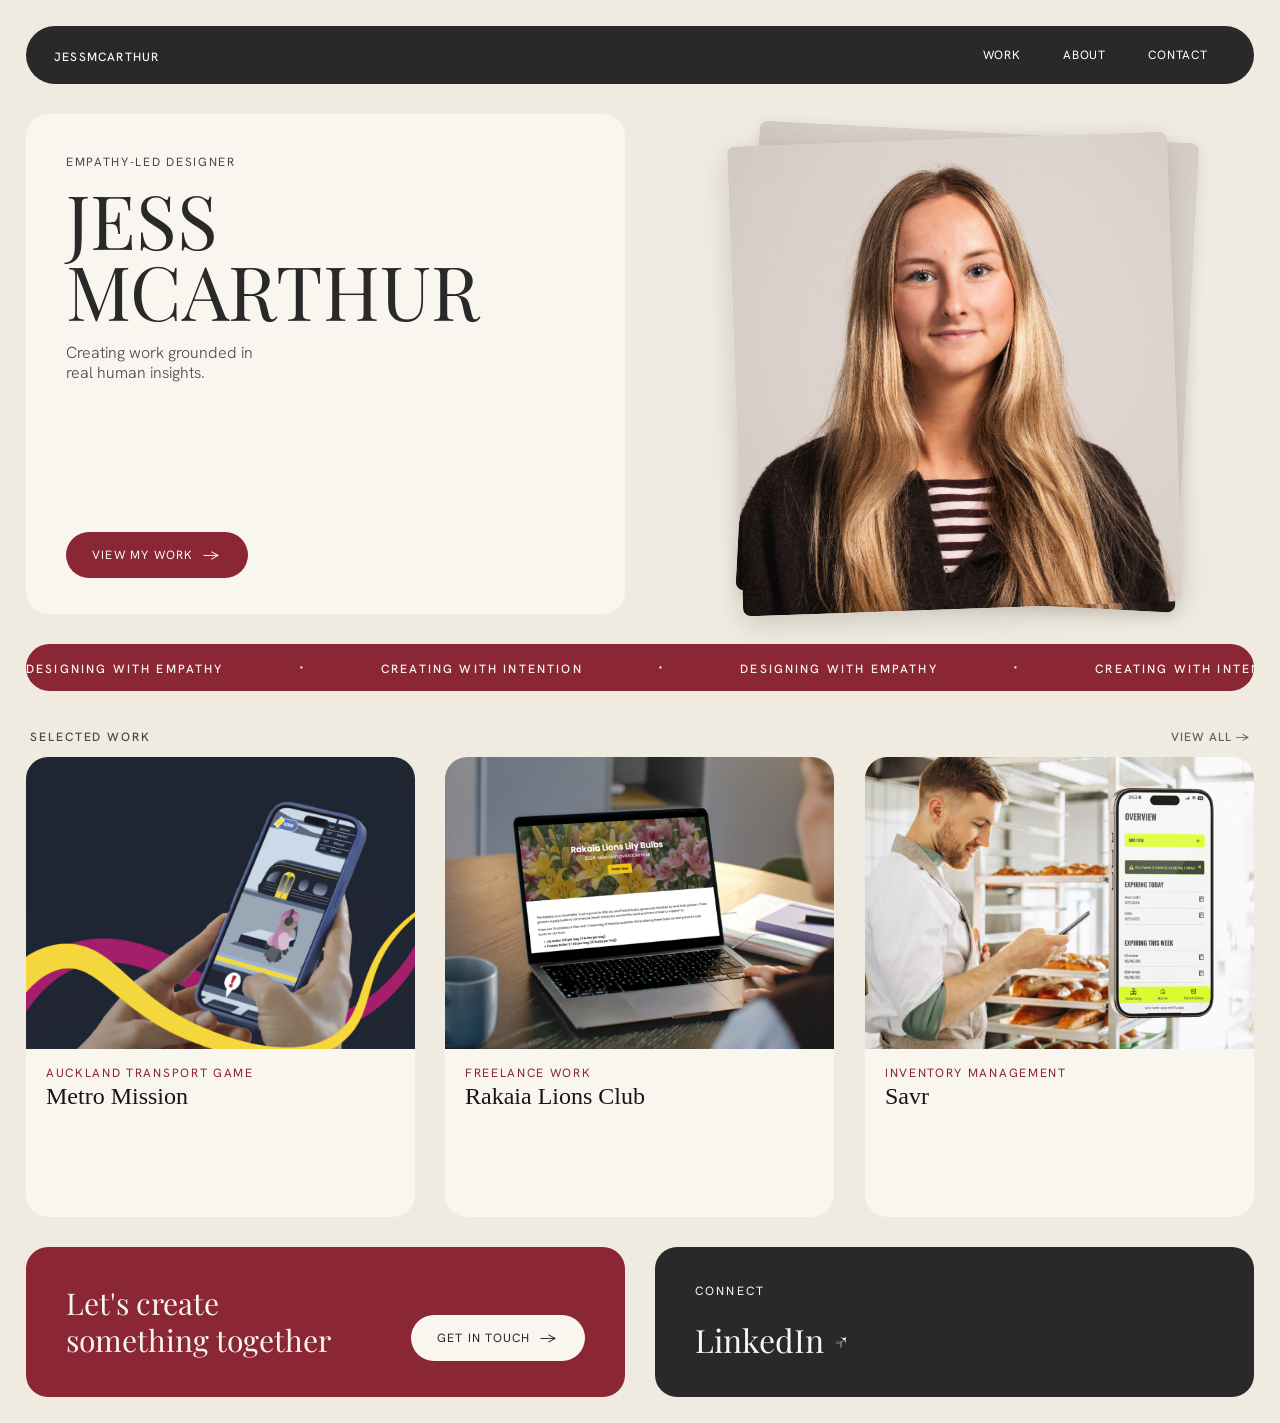
<file: index.html>
<!DOCTYPE html>
<html lang="en">

<head>
  <meta charset="UTF-8" />
  <meta name="viewport" content="width=device-width, initial-scale=1.0" />
  <title>Jess McArthur</title>
  <link rel="icon" type="image/png" href="assets/favicon.png">
  <link rel="preconnect" href="https://fonts.googleapis.com">
  <link rel="preconnect" href="https://fonts.gstatic.com" crossorigin>
  <link
    href="https://fonts.googleapis.com/css2?family=Hanken+Grotesk:ital,wght@0,100..900;1,100..900&family=Playfair+Display:ital,wght@0,400..900;1,400..900&display=swap"
    rel="stylesheet">
  <link rel="stylesheet" href="style.css" />
</head>

<body>

  <nav>
    <div class="nav-logo"><a href="index.html">JESSMCARTHUR</a></div>
    <div class="nav-links">
      <a href="work.html">Work</a>
      <a href="about.html">About</a>
      <a href="contact.html">Contact</a>
    </div>
  </nav>

  <!-- HERO -->
  <div class="bento" style="margin-bottom: var(--gap);">

    <div class="hero-text col-1">
      <div>
        <div class="hero-tag">Empathy-led designer</div>
        <h1 class="hero-name">JESS<br>MCARTHUR</h1>
        <p class="hero-sub">Creating work grounded in real human insights.</p>
      </div>
      <a href="work.html" class="btn">View my work <span class="btn-arrow">→</span></a>
    </div>

    <div class="hero-photo col-1">
      <div class="photo-stack">
        <div class="photo-card back">
          <img src="assets/profile2.JPG" alt="Jess McArthur" />
        </div>
        <div class="photo-card front">
          <img src="assets/profile.JPG" alt="Jess McArthur" />
        </div>
      </div>
    </div>

  </div>

  <!-- TICKER -->
  <div class="ticker col-2" style="margin-bottom: var(--gap);">
    <div class="ticker-track">
      <span>Designing with empathy <span class="tdot">·</span> Creating with intention <span class="tdot">·</span>
        Designing with empathy <span class="tdot">·</span> Creating with intention <span class="tdot">·</span></span>
      <span>Designing with empathy <span class="tdot">·</span> Creating with intention <span class="tdot">·</span>
        Designing with empathy <span class="tdot">·</span> Creating with intention <span class="tdot">·</span></span>
    </div>
  </div>

  <!-- WORK HEADER -->
  <div class="work-header" style="margin-bottom: 8px;">
    <span class="work-title">Selected work</span>
    <a href="work.html" class="view-all">View all →</a>
  </div>

  <!-- PROJECT CARDS -->
  <div class="projects-grid" style="margin-bottom: var(--gap);">

    <a href="metro.html" class="proj-card">
      <div class="proj-img">
        <img src="assets/metro.png" alt="Metro Mission" />
      </div>
      <div class="proj-body">
        <div class="proj-cat">Auckland Transport Game</div>
        <div class="proj-name">Metro Mission</div>
      </div>
    </a>

    <a href="lions.html" class="proj-card">
      <div class="proj-img">
        <img src="assets/lions.png" alt="Rakaia Lions Club" />
      </div>
      <div class="proj-body">
        <div class="proj-cat">Freelance work</div>
        <div class="proj-name">Rakaia Lions Club</div>
      </div>
    </a>

    <a href="savr.html" class="proj-card">
      <div class="proj-img">
        <img src="assets/savr.png" alt="Savr" />
      </div>
      <div class="proj-body">
        <div class="proj-cat">Inventory Management</div>
        <div class="proj-name">Savr</div>
      </div>
    </a>

  </div>

  <!-- BOTTOM ROW -->
  <div class="bottom-grid">

    <div class="cta-box">
      <div class="cta-text">Let's create<br>something together</div>
      <a href="contact.html" class="btn btn-outline">Get in touch <span class="btn-arrow">→</span></a>
    </div>

    <div class="connect-box">
      <div class="connect-label">Connect</div>
      <a href="https://www.linkedin.com/in/jess-mcarthur-79a7a12aa" target="_blank" class="connect-link">
        LinkedIn <span class="arrow">↗</span>
      </a>
    </div>

  </div>

  <script src="script.js"></script>
</body>

</html>
</file>
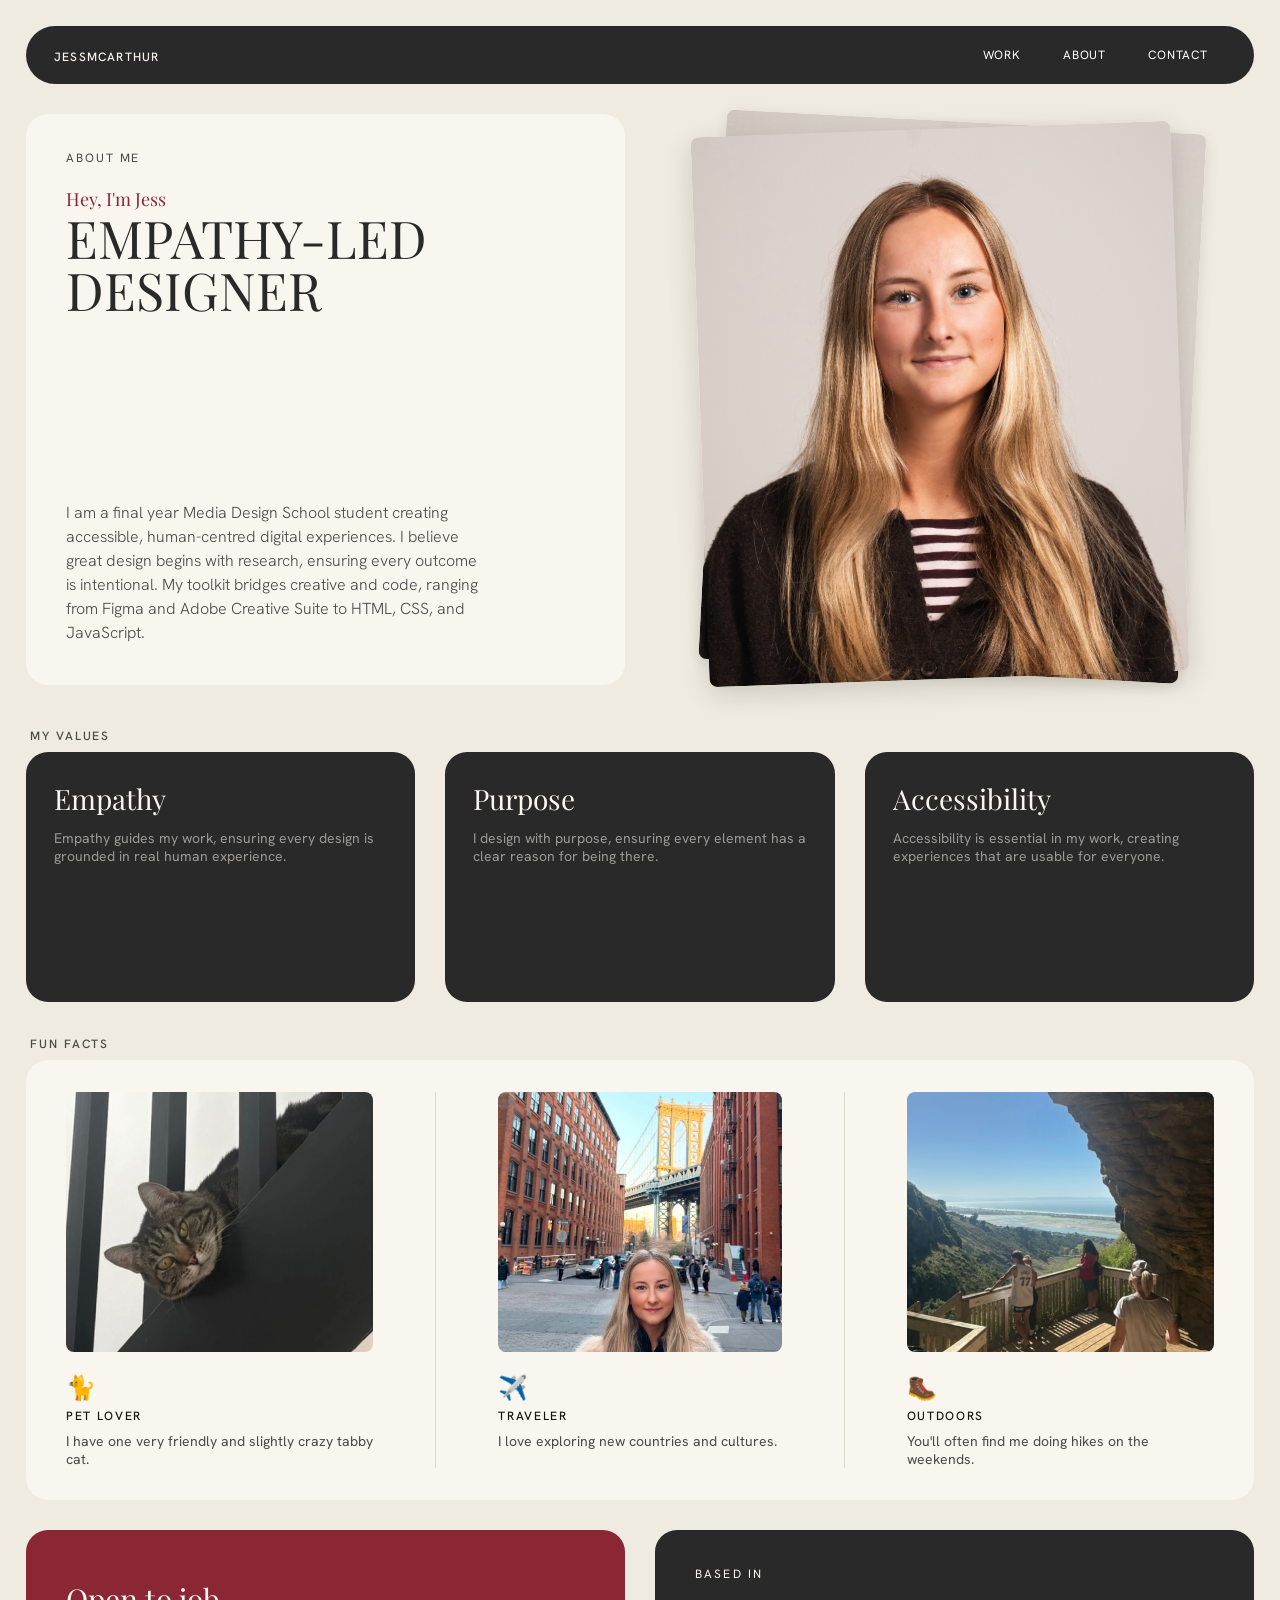
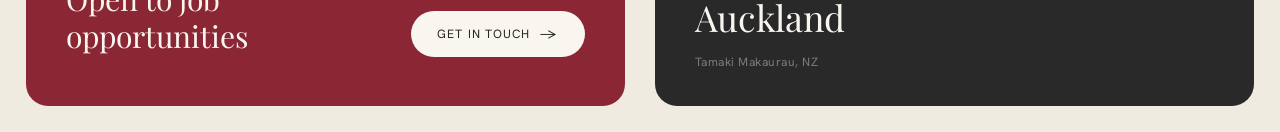
<file: about.html>
<!DOCTYPE html>
<html lang="en">

<head>
    <meta charset="UTF-8" />
    <meta name="viewport" content="width=device-width, initial-scale=1.0" />
    <link rel="icon" type="image/png" href="assets/favicon.png">
    <title>About — Jess McArthur</title>
    <link rel="preconnect" href="https://fonts.googleapis.com">
    <link rel="preconnect" href="https://fonts.gstatic.com" crossorigin>
    <link
        href="https://fonts.googleapis.com/css2?family=Hanken+Grotesk:ital,wght@0,100..900;1,100..900&family=Playfair+Display:ital,wght@0,400..900;1,400..900&display=swap"
        rel="stylesheet">
    <link href="https://fonts.googleapis.com/css2?family=Pinyon+Script&display=swap" rel="stylesheet">
    <link rel="stylesheet" href="style.css" />
</head>

<body>

    <!-- NAV -->
    <nav>
        <div class="nav-logo"><a href="index.html">JESSMCARTHUR</a></div>
        <div class="nav-links">
            <a href="work.html">Work</a>
            <a href="about.html" class="active">About</a>
            <a href="contact.html">Contact</a>
        </div>
    </nav>

    <!-- HERO: Bio + Photo -->
    <div class="bento bento--about" style="margin-bottom: var(--gap);">

        <div class="about-bio-card col-1">
            <div class="about-tag">About me</div>
            <div class="about-script">Hey, I'm Jess</div>
            <h1 class="about-heading">EMPATHY-LED<br>DESIGNER</h1>
            <p class="about-body">I am a final year Media Design School student creating accessible, human-centred
                digital experiences. I believe great design begins with research, ensuring every outcome is intentional.
                My toolkit bridges creative and code, ranging from Figma and Adobe Creative Suite to HTML, CSS, and
                JavaScript.</p>
        </div>

        <div class="about-photo-card col-1">
            <div class="photo-stack photo-stack--about">
                <div class="photo-card back">
                    <img src="assets/profile2.JPG" alt="Jess McArthur" />
                </div>
                <div class="photo-card front">
                    <img src="assets/profile.JPG" alt="Jess McArthur" />
                </div>
            </div>
        </div>

    </div>

    <!-- MY VALUES -->
    <div class="section-label">My values</div>
    <div class="values-grid" style="margin-bottom: var(--gap);">

        <div class="value-card">
            <div class="value-name">Empathy</div>
            <p class="value-desc">Empathy guides my work, ensuring every design is grounded in real human experience.
            </p>
        </div>

        <div class="value-card">
            <div class="value-name">Purpose</div>
            <p class="value-desc">I design with purpose, ensuring every element has a clear reason for being there.</p>
        </div>

        <div class="value-card">
            <div class="value-name">Accessibility</div>
            <p class="value-desc">Accessibility is essential in my work, creating experiences that are usable for
                everyone.</p>
        </div>

    </div>

    <!-- FUN FACTS -->
    <div class="section-label">Fun facts</div>
    <div class="facts-card" style="margin-bottom: var(--gap);">

        <div class="fact-item">
            <div class="fact-photo-wrap">
                <img src="assets/cat.jpeg" alt="Tabby cat" class="fact-photo" />
            </div>
            <div class="fact-emoji">🐈</div>
            <div class="fact-title">Pet lover</div>
            <p class="fact-desc">I have one very friendly and slightly crazy tabby cat.</p>
        </div>

        <div class="fact-divider"></div>

        <div class="fact-item">
            <div class="fact-photo-wrap">
                <img src="assets/travel.jpeg" alt="Travel" class="fact-photo" />
            </div>
            <div class="fact-emoji">✈️</div>
            <div class="fact-title">Traveler</div>
            <p class="fact-desc">I love exploring new countries and cultures.</p>
        </div>

        <div class="fact-divider"></div>

        <div class="fact-item">
            <div class="fact-photo-wrap">
                <img src="assets/walk.jpeg" alt="Hiking" class="fact-photo" />
            </div>
            <div class="fact-emoji">🥾</div>
            <div class="fact-title">Outdoors</div>
            <p class="fact-desc">You'll often find me doing hikes on the weekends.</p>
        </div>

    </div>

    <!-- BOTTOM ROW -->
    <div class="bottom-grid">

        <div class="cta-box">
            <div class="cta-text">Open to job<br>opportunities</div>
            <a href="contact.html" class="btn btn-outline">Get in touch <span class="btn-arrow">→</span></a>
        </div>

        <div class="connect-box">
            <div class="connect-label">Based in</div>
            <div class="location-name">Auckland</div>
            <div class="location-sub">Tamaki Makaurau, NZ</div>
        </div>

    </div>

    <script src="script.js"></script>
</body>

</html>
</file>
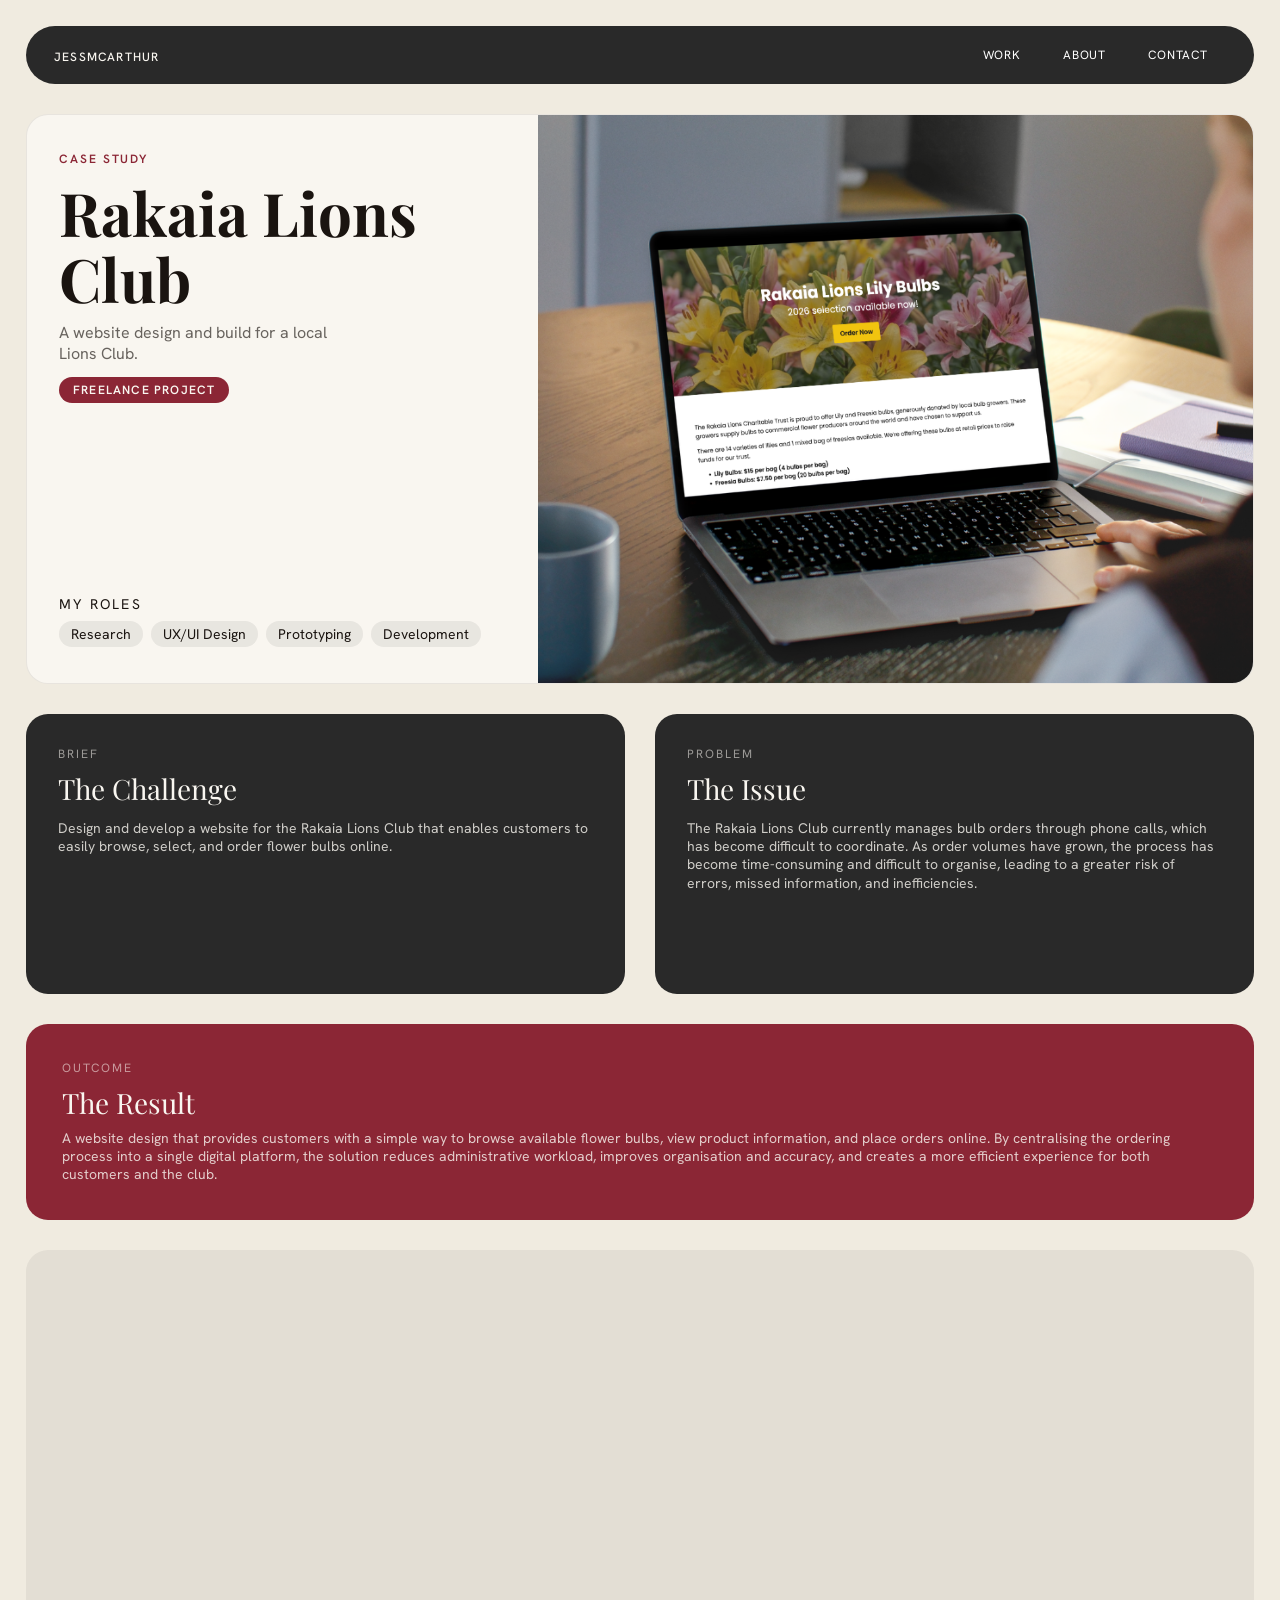
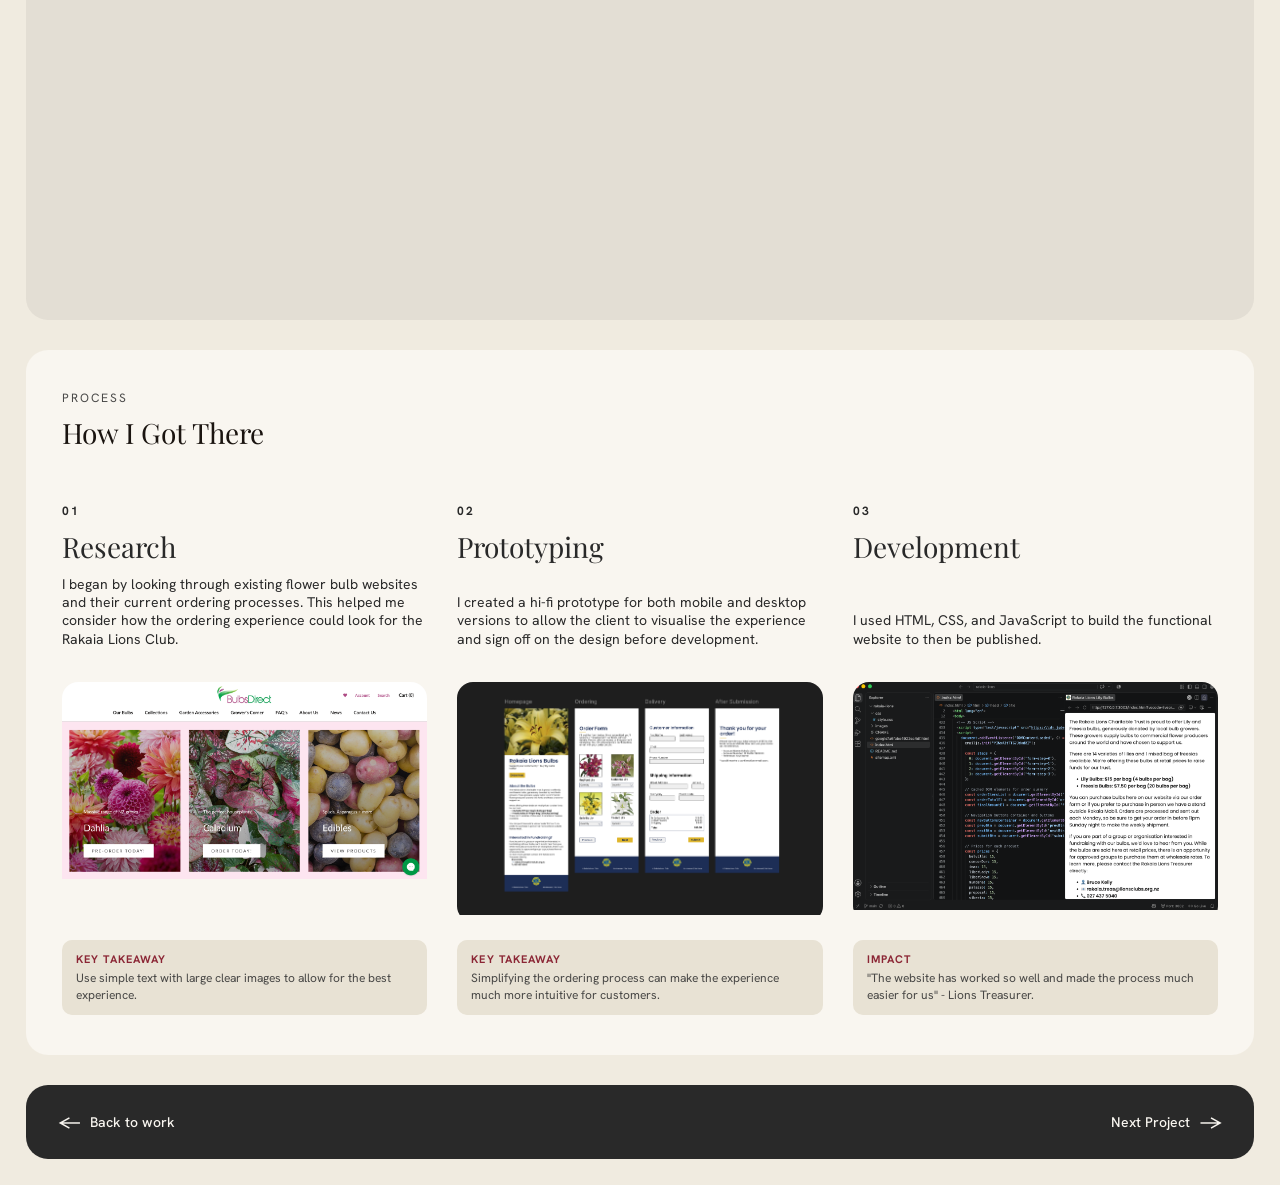
<file: lions.html>
<!DOCTYPE html>
<html lang="en">

<head>
    <meta charset="UTF-8" />
    <meta name="viewport" content="width=device-width, initial-scale=1.0" />
    <link rel="icon" type="image/png" href="assets/favicon.png">
    <title>Rakaia Lions Club — Jess McArthur</title>
    <link rel="preconnect" href="https://fonts.googleapis.com">
    <link rel="preconnect" href="https://fonts.gstatic.com" crossorigin>
    <link
        href="https://fonts.googleapis.com/css2?family=Hanken+Grotesk:ital,wght@0,100..900;1,100..900&family=Playfair+Display:ital,wght@0,400..900;1,400..900&display=swap"
        rel="stylesheet">
    <link rel="stylesheet" href="style.css" />
</head>

<body>

    <!-- NAV -->
    <nav>
        <div class="nav-logo"><a href="index.html">JESSMCARTHUR</a></div>
        <div class="nav-links">
            <a href="work.html">Work</a>
            <a href="about.html">About</a>
            <a href="contact.html">Contact</a>
        </div>
    </nav>

    <!-- ── HERO ── -->
    <div class="cs-hero">
        <div class="cs-hero-left">
            <div class="cs-tag">Case Study</div>
            <h1 class="cs-title">Rakaia Lions Club</h1>
            <p class="cs-subtitle">A website design and build for a local Lions Club.</p>
            <span class="cs-badge">Freelance Project</span>

            <div class="cs-role">
                <div class="cs-role-label">My Roles</div>
                <ul class="cs-role-list">
                    <li>Research</li>
                    <li>UX/UI Design</li>
                    <li>Prototyping</li>
                    <li>Development</li>
                </ul>
            </div>
        </div>

        <div class="cs-hero-right">
            <img src="assets/lions.png" alt="Rakaia Lions Club hero" />
        </div>
    </div>

    <!-- ── BRIEF + PROBLEM ── -->
    <div class="cs-two-col">
        <div class="cs-card cs-card--light">
            <div class="cs-section-label">Brief</div>
            <h2 class="cs-card-heading">The Challenge</h2>
            <p class="cs-card-body">Design and develop a website for the Rakaia Lions Club that enables customers to
                easily browse, select, and order flower bulbs online.</p>
        </div>

        <div class="cs-card cs-card--light">
            <div class="cs-section-label">Problem</div>
            <h2 class="cs-card-heading">The Issue</h2>
            <p class="cs-card-body">The Rakaia Lions Club currently manages bulb orders through phone calls, which has
                become difficult to coordinate. As order volumes have grown, the process has become
                time-consuming and difficult to organise, leading to a greater risk of errors, missed information, and
                inefficiencies.</p>
        </div>
    </div>

    <!-- ── OUTCOME ── -->
    <div class="cs-outcome-section">
        <div class="cs-outcome-header cs-card--red">
            <div class="cs-section-label">Outcome</div>
            <h2 class="cs-card-heading">The Result</h2>
            <p class="cs-card-body">A website design that provides customers with a simple way to browse available
                flower bulbs, view product information, and place orders online. By centralising the ordering process
                into a single digital platform, the solution reduces administrative workload, improves organisation and
                accuracy, and creates a more efficient experience for both customers and the club.</p>
        </div>

        <div class="cs-outcome-images-grid">
            <div class="cs-outcome-img cs-outcome-img--app1">
                <video src="assets/lions-outcome.mp4" autoplay muted loop playsinline></video>
            </div>
        </div>
    </div>

    <!-- ── PROCESS ── -->
    <div class="cs-process-section">
        <div class="cs-process-header">
            <div class="cs-section-label">Process</div>
            <h2 class="cs-card-heading">How I Got There</h2>
        </div>

        <div class="cs-process-grid">

            <div class="cs-process-card">
                <div class="cs-step-num">01</div>
                <h3 class="cs-step-title">Research</h3>
                <p class="cs-step-body">I began by looking through existing flower bulb websites and
                    their current ordering processes. This helped me consider how the ordering experience could look for the Rakaia Lions Club.</p>
                <div class="cs-step-img--survey-wrap">
                    <img src="assets/lions-research.png" alt="Research" />
                </div>
                <div class="cs-step-callout">
                    <div class="cs-step-callout-label">Key Takeaway</div>
                    <p>Use simple text with large clear images to allow for the best experience.</p>
                </div>
            </div>

            <div class="cs-process-card">
                <div class="cs-step-num">02</div>
                <h3 class="cs-step-title">Prototyping</h3>
                <p class="cs-step-body">I created a hi-fi prototype for both mobile and desktop versions to allow the client to visualise the experience and
                    sign off on the design before development.
                <div class="cs-step-img--audience">
                    <img src="assets/lions-prototype.png" alt="Prototype" />
                </div>
                <div class="cs-step-callout">
                    <div class="cs-step-callout-label">Key Takeaway</div>
                    <p>Simplifying the ordering process can make the experience much more intuitive for customers.</p>
                </div>
            </div>

            <div class="cs-process-card">
                <div class="cs-step-num">03</div>
                <h3 class="cs-step-title">Development</h3>
                <p class="cs-step-body">I used HTML, CSS, and JavaScript to build the functional website to then be published.</p>
                <div class="cs-step-img--ideation">
                    <img src="assets/lions-development.png" alt="Coding" />
                </div>
                <div class="cs-step-callout">
                    <div class="cs-step-callout-label">Impact</div>
                    <p>"The website has worked so well and made the process much easier for us" - Lions Treasurer.</p>
                </div>
            </div>
        </div>
    </div>

    <!-- ── BOTTOM NAV ── -->
    <div class="cs-nav-bottom">
        <a href="work.html" class="cs-nav-link">
            <span class="cs-nav-arrow">←</span>
            <span>Back to work</span>
        </a>
        <a href="savr.html" class="cs-nav-link">
            <span>Next Project</span>
            <span class="cs-nav-arrow">→</span>
        </a>
    </div>

</body>

</html>
</file>
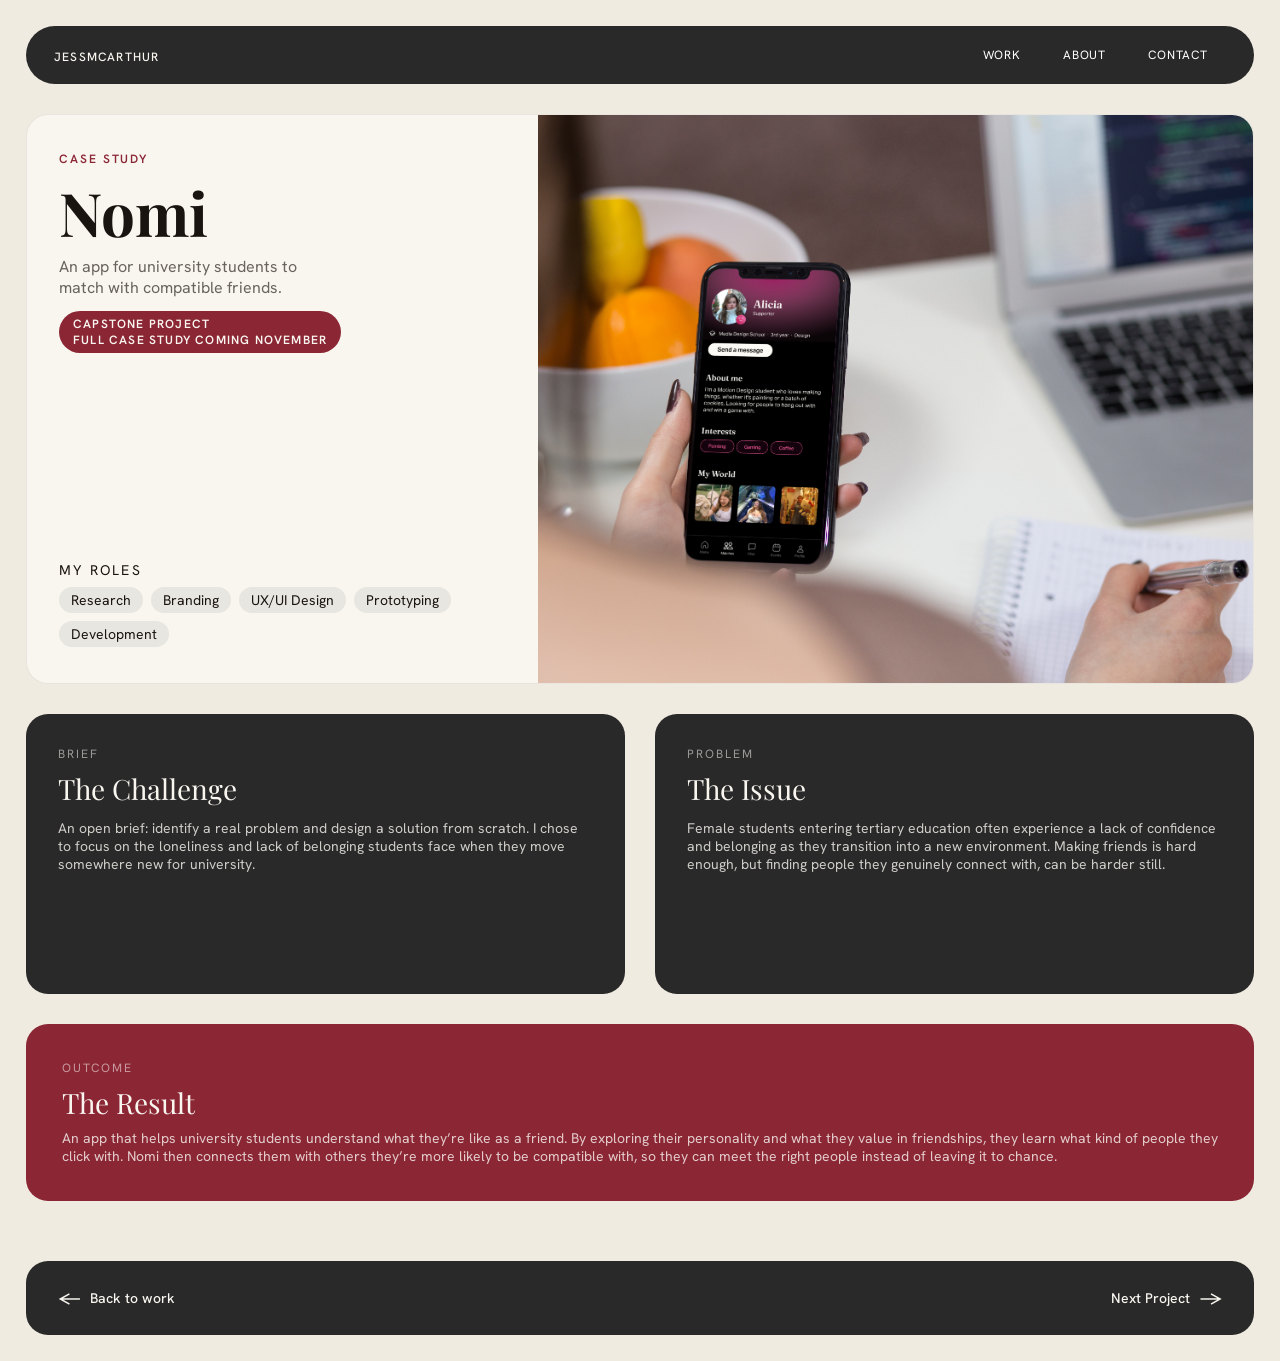
<file: nomi.html>
<!DOCTYPE html>
<html lang="en">

<head>
    <meta charset="UTF-8" />
    <meta name="viewport" content="width=device-width, initial-scale=1.0" />
    <link rel="icon" type="image/png" href="assets/favicon.png">
    <title>Nomi — Jess McArthur</title>
    <link rel="preconnect" href="https://fonts.googleapis.com">
    <link rel="preconnect" href="https://fonts.gstatic.com" crossorigin>
    <link
        href="https://fonts.googleapis.com/css2?family=Hanken+Grotesk:ital,wght@0,100..900;1,100..900&family=Playfair+Display:ital,wght@0,400..900;1,400..900&display=swap"
        rel="stylesheet">
    <link rel="stylesheet" href="style.css" />
</head>

<body>

    <!-- NAV -->
    <nav>
        <div class="nav-logo"><a href="index.html">JESSMCARTHUR</a></div>
        <div class="nav-links">
            <a href="work.html">Work</a>
            <a href="about.html">About</a>
            <a href="contact.html">Contact</a>
        </div>
    </nav>

    <!-- ── HERO ── -->
    <div class="cs-hero">
        <div class="cs-hero-left">
            <div class="cs-tag">Case Study</div>
            <h1 class="cs-title">Nomi</h1>
            <p class="cs-subtitle">An app for university students to match with compatible friends.</p>
            <span class="cs-badge">Capstone Project <br> FULL CASE STUDY COMING November</span>

            <div class="cs-role">
                <div class="cs-role-label">My Roles</div>
                <ul class="cs-role-list">
                    <li>Research</li>
                    <li>Branding</li>
                    <li>UX/UI Design</li>
                    <li>Prototyping</li>
                    <li>Development</li>
                </ul>
            </div>
        </div>

        <div class="cs-hero-right">
            <img src="assets/nomi.png" alt="Nomi hero" />
        </div>
    </div>

    <!-- ── BRIEF + PROBLEM ── -->
    <div class="cs-two-col">
        <div class="cs-card cs-card--light">
            <div class="cs-section-label">Brief</div>
            <h2 class="cs-card-heading">The Challenge</h2>
            <p class="cs-card-body">An open brief: identify a real problem and design a solution from scratch. I chose
                to focus on the loneliness and lack of belonging students face when they move somewhere new for
                university.
            </p>
        </div>

        <div class="cs-card cs-card--light">
            <div class="cs-section-label">Problem</div>
            <h2 class="cs-card-heading">The Issue</h2>
            <p class="cs-card-body">Female students entering tertiary education often experience a lack of confidence
                and belonging as they transition into a new environment. Making friends is hard enough, but finding
                people they genuinely connect with, can be harder still.</p>
        </div>
    </div>

    <!-- ── OUTCOME ── -->
    <div class="cs-outcome-section">
        <div class="cs-outcome-header cs-card--red">
            <div class="cs-section-label">Outcome</div>
            <h2 class="cs-card-heading">The Result</h2>
            <p class="cs-card-body">An app that helps university students understand what
                they’re like as a friend. By exploring their personality and what they value in friendships, they
                learn what kind of people they click with. Nomi then connects them with others they’re more likely to be
                compatible with, so they can meet the right people instead of leaving it to chance.</p>
        </div>


        <!-- ── BOTTOM NAV ── -->
        <div class="cs-nav-bottom">
            <a href="work.html" class="cs-nav-link">
                <span class="cs-nav-arrow">←</span>
                <span>Back to work</span>
            </a>
            <a href="metro.html" class="cs-nav-link">
                <span>Next Project</span>
                <span class="cs-nav-arrow">→</span>
            </a>
        </div>

</body>

</html>
</file>
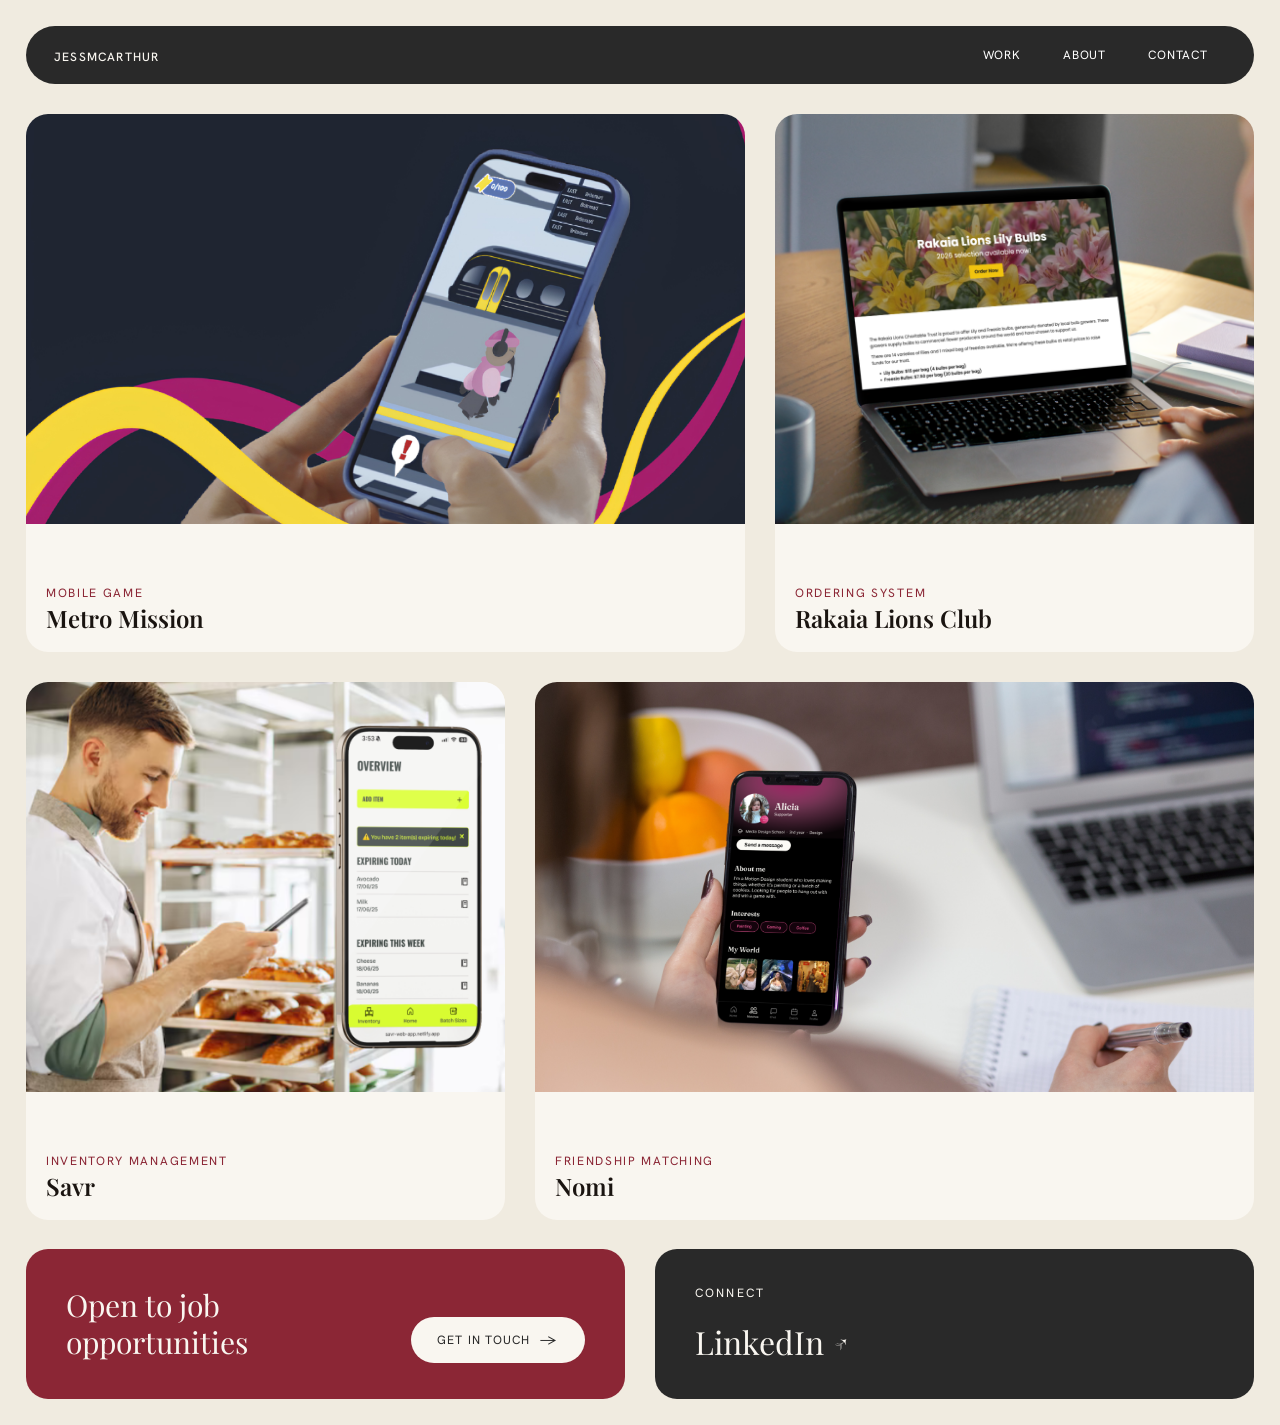
<file: work.html>
<!DOCTYPE html>
<html lang="en">

<head>
  <meta charset="UTF-8" />
  <meta name="viewport" content="width=device-width, initial-scale=1.0" />
  <link rel="icon" type="image/png" href="assets/favicon.png">
  <title>Work — Jess McArthur</title>
  <link rel="preconnect" href="https://fonts.googleapis.com">
  <link rel="preconnect" href="https://fonts.gstatic.com" crossorigin>
  <link
    href="https://fonts.googleapis.com/css2?family=Hanken+Grotesk:ital,wght@0,100..900;1,100..900&family=Playfair+Display:ital,wght@0,400..900;1,400..900&display=swap"
    rel="stylesheet">
  <link rel="stylesheet" href="style.css" />
</head>

<body>

  <!-- NAV -->
  <nav>
    <div class="nav-logo"><a href="index.html">JESSMCARTHUR</a></div>
    <div class="nav-links">
      <a href="work.html">Work</a>
      <a href="about.html">About</a>
      <a href="contact.html">Contact</a>
    </div>
  </nav>

  <!-- WORK GRID -->
  <div class="work-grid work-grid--row1">
    <a href="metro.html" class="work-card">
      <div class="work-card__img">
        <img src="assets/metro.png" alt="Metro Mission" />
      </div>
      <div class="work-card__body">
        <div class="work-card__cat">Mobile Game</div>
        <div class="work-card__name">Metro Mission</div>
      </div>
    </a>

    <a href="lions.html" class="work-card">
      <div class="work-card__img">
        <img src="assets/lions.png" alt="Rakaia Lions Club" />
      </div>
      <div class="work-card__body">
        <div class="work-card__cat">Ordering System</div>
        <div class="work-card__name">Rakaia Lions Club</div>
      </div>
    </a>
  </div>

  <div class="work-grid work-grid--row2">
    <a href="savr.html" class="work-card">
      <div class="work-card__img">
        <img src="assets/savr.png" alt="Savr" />
      </div>
      <div class="work-card__body">
        <div class="work-card__cat">Inventory Management</div>
        <div class="work-card__name">Savr</div>
      </div>
    </a>

    <a href="nomi.html" class="work-card">
      <div class="work-card__img">
        <img src="assets/nomi.png" alt="Nomi" />
      </div>
      <div class="work-card__body">
        <div class="work-card__cat">Friendship Matching</div>
        <div class="work-card__name">Nomi</div>
      </div>
    </a>
  </div>

  <!-- BOTTOM ROW -->
  <div class="bottom-grid">

    <div class="cta-box">
      <div class="cta-text">Open to job<br>opportunities</div>
      <a href="contact.html" class="btn btn-outline">Get in touch <span class="btn-arrow">→</span></a>
    </div>

    <div class="connect-box">
      <div class="connect-label">Connect</div>
      <a href="https://www.linkedin.com/in/jess-mcarthur-79a7a12aa" target="_blank" class="connect-link">
        LinkedIn <span class="arrow">↗</span>
      </a>
    </div>

  </div>

</body>

</html>
</file>
<file: style.css>
/* ── RESET & BASE ── */
*,
*::before,
*::after {
  box-sizing: border-box;
  margin: 0;
  padding: 0;
  -webkit-font-smoothing: antialiased;
}

.proj-card,
.work-card,
.btn {
  will-change: transform;
}

:root {
  --bg: #f0ebe0;
  --cream: #e8e2d4;
  --cream-mid: #ddd8cc;
  --white: #f9f6f0;
  --off-white: rgb(200, 200, 200);
  --dark: #292929;
  --red: #8b2635;
  --text: #1a1410;
  --muted: rgba(51, 51, 51, 0.885);
  --radius-pill: 40px;
  --radius-card: 22px;
  --gap: 30px;
}

html {
  font-size: 16px;
}

body {
  font-family: "Hanken Grotesk", sans-serif;
  background: var(--bg);
  color: var(--text);
  min-height: 100vh;
  padding: 26px;
  justify-content: center;
  align-items: center;
}

/* ── NAV ── */
nav {
  background: var(--dark);
  border-radius: var(--radius-pill);
  padding: 14px 28px;
  display: flex;
  justify-content: space-between;
  align-items: center;
  margin-bottom: var(--gap);
}

.nav-logo a {
  font-size: 12px;
  font-weight: 500;
  letter-spacing: 0.1em;
  text-transform: uppercase;
  color: var(--white);
  text-decoration: none;
}

.nav-links {
  display: flex;
  gap: 6px;
}

.nav-links a {
  font-size: 12px;
  letter-spacing: 0.07em;
  text-transform: uppercase;
  color: rgb(255, 255, 255);
  text-decoration: none;
  padding: 7px 18px;
  transition: background 0.2s, color 0.2s;
}

.nav-links a:hover {
  color: rgb(178, 178, 178);
}

.bento {
  display: grid;
  grid-template-columns: 1fr 1fr;
  gap: var(--gap);
}

.col-2 {
  grid-column: span 2;
}

.col-1 {
  grid-column: span 1;
}

/* ── HERO TEXT ── */
.hero-text {
  background: var(--white);
  border-radius: var(--radius-card);
  padding: 40px 40px 36px;
  display: flex;
  flex-direction: column;
  justify-content: space-between;
  min-height: 500px;
  animation: fadeUp 0.6s ease forwards 0.1s;
  opacity: 0;
}

.hero-tag {
  font-size: 12px;
  letter-spacing: 0.14em;
  text-transform: uppercase;
  color: var(--muted);
  margin-bottom: 14px;
}

.hero-name {
  font-family: "Playfair Display", serif;
  font-size: 75px;
  font-weight: 400;
  line-height: 0.95;
  color: var(--dark);
}

.hero-sub {
  font-size: 16px;
  color: var(--muted);
  font-weight: 300;
  line-height: 1.3;
  max-width: 190px;
  margin-top: 16px;
}

/* ── BUTTON ── */
.btn {
  display: inline-flex;
  align-items: center;
  gap: 10px;
  background: var(--red);
  color: var(--white);
  padding: 13px 26px;
  border-radius: 30px;
  font-size: 12px;
  font-weight: 400;
  letter-spacing: 0.1em;
  text-transform: uppercase;
  text-decoration: none;
  width: fit-content;
  margin-top: 32px;
  transition: opacity 0.2s, transform 0.2s;
}

.btn:hover {
  opacity: 0.85;
  transform: translateX(3px);
}

.btn-arrow {
  font-size: 15px;
}

.btn-outline {
  font-size: 12px;
  background: var(--white);
  color: var(--dark);
}

.btn-outline:hover {
  opacity: 0.85;
  transform: translateX(3px);
}

/* ── HERO PHOTO ── */
.hero-photo {
  background: transparent;
  border-radius: 0;
  display: flex;
  align-items: center;
  justify-content: center;
  min-height: 500px;
  overflow: visible;
  animation: fadeUp 0.6s ease forwards 0.2s;
  opacity: 0;
}

.photo-stack {
  position: relative;
  width: 440px;
  height: 470px;
  transform: rotate(-2deg);
  cursor: pointer;
  margin-top: 20px;
}

.photo-card {
  position: absolute;
  top: 0;
  left: 0;
  width: 100%;
  height: 100%;
  border-radius: 8px;
  overflow: hidden;
  transition: transform 0.5s ease, z-index 0s 0.25s;
}

.photo-card.back {
  transform: rotate(5deg) translate(12px, -8px);
  box-shadow: 0 4px 15px rgba(0, 0, 0, 0.1);
  z-index: 1;
}

.photo-card.back img {
  position: absolute;
  top: 0;
  left: 0;
  width: 100%;
  height: 100%;
  object-fit: cover;
  display: block;
}

.photo-card.front {
  box-shadow: 0 8px 28px rgba(0, 0, 0, 0.15);
  z-index: 2;
}

.photo-card.front img {
  position: absolute;
  top: 0;
  left: 0;
  width: 100%;
  height: 100%;
  object-fit: cover;
  display: block;
}

.photo-card.front.photo-card--behind {
  z-index: 1;
  transform: rotate(5deg) translate(12px, -8px);
}

.photo-card.back.photo-card--front {
  z-index: 2;
  transform: rotate(0deg) translate(0, 0);
}

/* ── TICKER ── */
.ticker {
  background: var(--red);
  border-radius: 50px;
  padding: 13px 0;
  overflow: hidden;
  white-space: nowrap;
  animation: fadeUp 0.5s ease forwards 0.20s;
  opacity: 0;
}

.ticker-track {
  display: flex;
  width: max-content;
  animation: ticker-scroll 30s linear infinite;
  font-size: 12px;
  font-weight: 500;
  letter-spacing: 0.18em;
  text-transform: uppercase;
  color: var(--white);
}

.ticker-track span {
  padding-right: 20px;
  white-space: nowrap;
}

.ticker-track:hover {
  animation-play-state: paused;
}

.tdot {
  margin-right: 50px;
  margin-left: 70px;
  display: inline-block;
  font-weight: 700;
  font-size: 16px;
}

@keyframes ticker-scroll {
  from {
    transform: translateX(0);
  }

  to {
    transform: translateX(-50%);
  }
}

/* ── WORK HEADER ── */
.work-header {
  display: flex;
  align-items: center;
  justify-content: space-between;
  padding: 8px 4px 4px;
  animation: fadeUp 0.5s ease forwards 0.45s;
  opacity: 0;
}

.work-title {
  font-size: 12px;
  font-weight: 500;
  letter-spacing: 0.16em;
  text-transform: uppercase;
  color: var(--muted);
}

.view-all {
  font-size: 12px;
  letter-spacing: 0.08em;
  text-transform: uppercase;
  color: var(--text);
  text-decoration: none;
  display: flex;
  align-items: center;
  gap: 6px;
  font-weight: 500;
  opacity: 0.65;
  transition: opacity 0.2s;
}

.view-all:hover {
  opacity: 1;
}

/* ── PROJECT CARDS ── */
.projects-grid {
  display: grid;
  grid-template-columns: 1fr 1fr 1fr;
  gap: var(--gap);
  animation: fadeUp 0.6s ease forwards 0.5s;
  opacity: 0;
}

.proj-card {
  background: var(--white);
  border-radius: var(--radius-card);
  overflow: hidden;
  text-decoration: none;
  color: var(--text);
  display: block;
  transition: transform 0.25s ease, box-shadow 0.25s ease;
  min-height: 460px;
}

.proj-card:hover {
  transform: translateY(-4px);
  box-shadow: 0 12px 36px rgba(26, 20, 16, 0.1);
}

.proj-img {
  width: 100%;
  aspect-ratio: 4 / 3;
  overflow: hidden;
}

.proj-img img {
  width: 100%;
  height: 100%;
  object-fit: cover;
  display: block;
  transition: transform 0.3s ease;
}

.proj-body {
  padding: 16px 20px 20px;
}

.proj-cat {
  font-size: 12px;
  letter-spacing: 0.14em;
  text-transform: uppercase;
  color: var(--red);
  margin-bottom: 2px;
}

.proj-name {
  font-family: 'Cormorant Garamond', 'Georgia', serif;
  font-size: 24px;
  font-weight: 500;
  color: var(--text);
  line-height: 1.1;
}

/* ── BOTTOM ROW ── */
.bottom-grid {
  display: grid;
  grid-template-columns: 1fr 1fr;
  gap: var(--gap);
  animation: fadeUp 0.6s ease forwards 0.6s;
  opacity: 0;
}

/* CTA BOX */
.cta-box {
  background: var(--red);
  border-radius: var(--radius-card);
  padding: 36px 40px;
  display: flex;
  align-items: center;
  justify-content: space-between;
  gap: 24px;
}

.cta-text {
  font-family: "Playfair Display", serif;
  font-size: 30px;
  font-weight: 400;
  color: var(--white);
  line-height: 1.25;
}

/* CONNECT BOX */
.connect-box {
  background: var(--dark);
  border-radius: var(--radius-card);
  padding: 36px 40px;
  display: flex;
  flex-direction: column;
  justify-content: space-between;
  gap: 12px;
}

.connect-label {
  font-size: 12px;
  letter-spacing: 0.18em;
  text-transform: uppercase;
  color: rgb(249, 246, 240);
}

.connect-link {
  font-family: "Playfair Display", serif;
  font-size: 32px;
  font-weight: 400;
  color: var(--white);
  text-decoration: none;
  display: flex;
  align-items: center;
  gap: 10px;
  transition: opacity 0.2s;
}

.connect-link:hover {
  opacity: 0.7;
}

.connect-link .arrow {
  font-size: 20px;
}

/* ── ANIMATIONS ── */
@keyframes fadeUp {
  from {
    opacity: 0;
    transform: translateY(16px);
  }

  to {
    opacity: 1;
    transform: translateY(0);
  }
}

/* ── RESPONSIVE ── */
@media (max-width: 780px) {
  .bento {
    grid-template-columns: 1fr;
  }

  .col-1,
  .col-2 {
    grid-column: span 1;
  }

  .hero-name {
    font-size: 52px;
  }

  .hero-text {
    min-height: auto;
    padding: 32px;
  }

  .hero-photo {
    min-height: 280px;
  }

  .projects-grid {
    grid-template-columns: 1fr;
  }

  .bottom-grid {
    grid-template-columns: 1fr;
  }

  .cta-box {
    flex-direction: column;
    align-items: flex-start;
  }
}

@media (max-width: 480px) {
  body {
    padding: 10px;
  }

  nav {
    padding: 12px 18px;
  }

  .nav-links a {
    padding: 6px 12px;
    font-size: 10px;
  }

  .hero-name {
    font-size: 42px;
  }

  .cta-text {
    font-size: 24px;
  }
}

/* =============================================
   WORK PAGE
   ============================================= */

.work-grid {
  display: grid;
  grid-template-rows: clamp(420px, 42vw, 640px);
  gap: var(--gap);
  margin-bottom: var(--gap);
}

.work-grid--row1 {
  grid-template-columns: 1.5fr 1fr;
}

.work-grid--row2 {
  grid-template-columns: 1fr 1.5fr;
}

/* ── BASE WORK CARD ── */
.work-card {
  background: var(--white);
  border-radius: var(--radius-card);
  overflow: hidden;
  text-decoration: none;
  color: var(--text);
  display: flex;
  flex-direction: column;
  transition: transform 0.25s ease, box-shadow 0.25s ease;
  opacity: 0;
  animation: fadeUp 0.6s ease forwards;
}

.work-card:hover {
  transform: translateY(-4px);
  box-shadow: 0 12px 36px rgba(26, 20, 16, 0.1);
}

.work-card__img {
  width: 100%;
  flex: 1;
  overflow: hidden;
  min-height: 0;
}

.work-card__img img {
  width: 100%;
  height: 90%;
  object-fit: cover;
  display: block;
  transition: transform 0.35s ease;
}

.work-card:hover .work-card__img img {
  transform: scale(1.03);
}

/* ── IMAGE-ONLY CARD ── */
.work-card--img-only {
  position: relative;
}

.work-card--img-only .work-card__img--full {
  height: 100%;
}

.work-card--img-only .work-card__img--full img {
  height: 100%;
}

.work-card--img-only .work-card__body {
  position: absolute;
  bottom: 0;
  left: 0;
  right: 0;
  background: linear-gradient(to top, rgba(26, 20, 16, 0.65) 0%, transparent 100%);
  padding: 32px 20px 20px;
  border-radius: 0 0 var(--radius-card) var(--radius-card);
}

.work-card--img-only .work-card__cat {
  color: rgba(249, 246, 240, 0.7);
}

.work-card--img-only .work-card__name {
  color: var(--white);
}

/* ── CARD BODY ── */
.work-card__body {
  padding: 16px 20px 20px;
  flex-shrink: 0;
}

.work-card__cat {
  font-size: 12px;
  letter-spacing: 0.14em;
  text-transform: uppercase;
  color: var(--red);
  margin-bottom: 4px;
}

.work-card__name {
  font-family: "Playfair Display", serif;
  font-size: 24px;
  font-weight: 600;
  color: var(--text);
  line-height: 1.1;
}

/* ── STAGGERED ENTRY ANIMATIONS ── */
.work-grid>.work-card:nth-child(1) {
  animation-delay: 0.1s;
}

.work-grid>.work-card:nth-child(2) {
  animation-delay: 0.2s;
}

.work-grid>.work-card:nth-child(3) {
  animation-delay: 0.3s;
}

.work-grid>.work-card:nth-child(4) {
  animation-delay: 0.4s;
}

/* =============================================
   ABOUT PAGE
   ============================================= */

.bento--about {
  align-items: start;
}

.section-label {
  font-size: 12px;
  font-weight: 500;
  letter-spacing: 0.16em;
  text-transform: uppercase;
  color: var(--muted);
  padding: 4px 4px 8px;
  opacity: 0;
  animation: fadeUp 0.5s ease forwards 0.1s;
}

.about-bio-card {
  background: var(--white);
  border-radius: var(--radius-card);
  padding: 36px 40px 40px;
  display: flex;
  flex-direction: column;
  justify-content: flex-start;
  min-height: 300px;
  opacity: 0;
  animation: fadeUp 0.6s ease forwards 0.1s;
}

.about-tag {
  font-size: 12px;
  letter-spacing: 0.16em;
  text-transform: uppercase;
  color: var(--muted);
  margin-bottom: 24px;
}

.about-script {
  font-family: "Playfair Display", serif;
  font-size: 18px;
  color: var(--red);
  line-height: 1;
  margin-bottom: 4px;
}

.about-heading {
  font-family: "Playfair Display", serif;
  font-size: 52px;
  font-weight: 400;
  line-height: 1.0;
  color: var(--dark);
  margin-bottom: 185px;
}

.about-body {
  font-size: 16px;
  color: var(--muted);
  font-weight: 300;
  line-height: 1.5;
  max-width: 420px;
}

/* ── ABOUT HERO: PHOTO CARD ── */
.about-photo-card {
  border-radius: var(--radius-card);
  display: flex;
  align-items: center;
  justify-content: center;
  animation: fadeUp 0.6s ease forwards 0.2s;
  min-height: 580px;
  margin-right: 30px;
}

.photo-stack--about {
  margin-top: 0;
  width: 480px;  
  height: 550px;
}

/* ── VALUES GRID ── */
.values-grid {
  display: grid;
  grid-template-columns: 1fr 1fr 1fr;
  gap: var(--gap);
  opacity: 0;
  animation: fadeUp 0.6s ease forwards 0.25s;
}

.value-card {
  background: var(--dark);
  border-radius: var(--radius-card);
  padding: 28px 28px 32px;
  display: flex;
  flex-direction: column;
  gap: 12px;
  min-height: 250px;
}

.value-name {
  font-family: "Playfair Display", serif;
  font-size: 28px;
  font-weight: 400;
  color: var(--white);
}

.value-desc {
  font-size: 14px;
  color: rgba(249, 246, 240, 0.55);
  font-weight: 400;
  line-height: 1.3;
}

/* ── FUN FACTS CARD ── */
.facts-card {
  background: var(--white);
  border-radius: var(--radius-card);
  padding: 32px 40px;
  display: grid;
  grid-template-columns: 1fr auto 1fr auto 1fr;
  align-items: start;
  gap: var(--gap);
  opacity: 0;
  animation: fadeUp 0.6s ease forwards 0.35s;
  min-height: 430px;
}

.fact-item {
  padding: 0 24px;
  display: flex;
  flex-direction: column;
  gap: 8px;
}

.fact-item:first-child {
  padding-left: 0;
}

.fact-item:last-child {
  padding-right: 0;
}

.fact-emoji {
  font-size: 24px;
  line-height: 1;
}

.fact-title {
  font-size: 12px;
  font-weight: 500;
  letter-spacing: 0.14em;
  text-transform: uppercase;
  color: var(--text);
}

.fact-desc {
  font-size: 14px;
  color: var(--muted);
  font-weight: 400;
  line-height: 1.3;
}

.fact-divider {
  width: 1px;
  background: var(--cream-mid);
  align-self: stretch;
  margin: 0 8px;
}

.fact-photo-wrap {
    width: 100%;
    height: clamp(260px, 20vw, 380px);
    margin-bottom: 1rem;
    border-radius: 8px;
    overflow: hidden;
    transition: transform 0.4s ease;
}

.fact-item:hover .fact-photo-wrap {
    transform: rotate(0.5deg) scale(1.02);
}

.fact-photo {
    width: 100%;
    height: 110%;
    object-fit: cover;
    display: block;
}

/* ── LOCATION BOX ── */
.location-name {
  font-family: "Playfair Display", serif;
  font-size: 36px;
  font-weight: 400;
  color: var(--white);
  line-height: 1.1;
  margin-top: 4px;
}

.location-sub {
  font-size: 12px;
  color: rgba(249, 246, 240, 0.4);
  margin-top: 4px;
  letter-spacing: 0.04em;
}

/* ── ABOUT PAGE RESPONSIVE ── */
@media (max-width: 780px) {
  .values-grid {
    grid-template-columns: 1fr;
  }

  .facts-card {
    grid-template-columns: 1fr;
    gap: 24px;
    padding: 28px;
  }

  .fact-divider {
    display: none;
  }

  .fact-item {
    padding: 0;
  }

  .about-heading {
    font-size: 40px;
  }

  .fact-photo-wrap {
    height: clamp(180px, 45vw, 240px);
  }
}

@media (max-width: 480px) {
  .about-bio-card {
    padding: 28px;
    min-height: auto;
  }

  .about-heading {
    font-size: 34px;
  }

  .about-script {
    font-size: 28px;
  }
}

/* =============================================
   CONTACT PAGE
   ============================================= */

/* ── MAIN TWO-COLUMN GRID ── */
.contact-grid {
  display: grid;
  grid-template-columns: 1fr 2fr;
  gap: var(--gap);
}

/* ── LEFT: CTA CARD ── */
.contact-cta-card {
  background: var(--red);
  border-radius: var(--radius-card);
  padding: 32px 28px 36px;
  display: flex;
  flex-direction: column;
  gap: 16px;
  opacity: 0;
  animation: fadeUp 0.6s ease forwards 0.1s;
  min-height: 420px;
}

.contact-cta-tag {
  font-size: 12px;
  font-weight: 500;
  letter-spacing: 0.16em;
  text-transform: uppercase;
  color: rgba(249, 246, 240, 0.6);
}

.contact-cta-text {
  font-family: "Playfair Display", serif;
  font-size: 30px;
  font-weight: 400;
  color: var(--white);
  line-height: 1.2;
}

.contact-cta-sub {
  font-size: 16px;
  color: rgba(249, 246, 240, 0.6);
  font-weight: 400;
  line-height: 1.3;
}

/* ── RIGHT: FORM CARD ── */
.contact-form-card {
  background: var(--white);
  border-radius: var(--radius-card);
  padding: 32px 36px 36px;
  opacity: 0;
  animation: fadeUp 0.6s ease forwards 0.2s;
}

.contact-form-tag {
  font-size: 12px;
  font-weight: 500;
  letter-spacing: 0.16em;
  text-transform: uppercase;
  color: var(--muted);
  margin-bottom: 24px;
}

.contact-form {
  display: flex;
  flex-direction: column;
  gap: 16px;
}

.form-row {
  display: grid;
  grid-template-columns: 1fr 1fr;
  gap: 16px;
}

.form-group {
  display: flex;
  flex-direction: column;
  gap: 6px;
}

.form-label {
  font-size: 12px;
  font-weight: 500;
  letter-spacing: 0.12em;
  text-transform: uppercase;
  color: var(--muted);
}

.form-input {
  background: transparent;
  border: 1px solid rgba(26, 20, 16, 0.2);
  border-radius: 30px;
  padding: 11px 18px;
  font-family: "Hanken Grotesk", sans-serif;
  font-size: 13px;
  color: var(--text);
  outline: none;
  width: 100%;
  transition: border-color 0.2s;
}

.form-input:focus {
  border-color: var(--dark);
}

.form-textarea {
  background: transparent;
  border: 1px solid rgba(26, 20, 16, 0.2);
  border-radius: 18px;
  padding: 14px 18px;
  font-family: "Hanken Grotesk", sans-serif;
  font-size: 13px;
  color: var(--text);
  outline: none;
  width: 100%;
  resize: none;
  line-height: 1.6;
  transition: border-color 0.2s;
}

.form-textarea:focus {
  border-color: var(--dark);
}

.form-submit {
  background: var(--red);
  color: var(--white);
  border: none;
  border-radius: 30px;
  padding: 14px;
  font-family: "Hanken Grotesk", sans-serif;
  font-size: 12px;
  font-weight: 500;
  letter-spacing: 0.14em;
  text-transform: uppercase;
  cursor: pointer;
  width: 100%;
  transition: opacity 0.2s;
  align-self: flex-end;
}

.form-submit:hover {
  opacity: 0.85;
}

/* ── FOOTER INFO BAR ── */
.contact-footer {
  background: var(--dark);
  border-radius: var(--radius-card);
  padding: 32px 40px;
  display: grid;
  grid-template-columns: 1fr 1fr 1fr;
  gap: var(--gap);
  align-items: start;
  opacity: 0;
  animation: fadeUp 0.6s ease forwards 0.3s;
}

.contact-footer-label {
  font-size: 10px;
  font-weight: 500;
  letter-spacing: 0.16em;
  text-transform: uppercase;
  color: var(--off-white);
  margin-bottom: 10px;
}

.contact-footer-val {
  font-size: 14px;
  color: var(--white);
  font-weight: 400;
  line-height: 1.3;
}

.contact-footer-link {
  text-decoration: none;
  transition: color 0.2s;
}

.contact-footer-link:hover {
  color: var(--cream);
}

/* Social pills */
.contact-footer-socials {
  display: flex;
  gap: 8px;
  flex-wrap: wrap;
}

.social-pill {
  display: inline-flex;
  align-items: center;
  gap: 6px;
  background: rgba(249, 246, 240, 0.08);
  color: var(--white);
  border: 1px solid rgba(249, 246, 240, 0.15);
  border-radius: 30px;
  padding: 7px 12px;
  font-family: "Hanken Grotesk", sans-serif;
  font-size: 14px;
  font-weight: 300;
  text-decoration: none;
  transition: background 0.2s, color 0.2s;
}

.social-pill:hover {
  background: rgba(249, 246, 240, 0.15);
  color: var(--white);
}

.social-pill span {
  font-size: 12px;
  opacity: 1;
}

/* ── CONTACT PAGE RESPONSIVE ── */
@media (max-width: 780px) {
  .contact-grid {
    grid-template-columns: 1fr;
  }

  .contact-footer {
    grid-template-columns: 1fr;
    gap: 28px;
    padding: 28px;
  }
}

@media (max-width: 480px) {
  .form-row {
    grid-template-columns: 1fr;
  }

  .contact-form-card {
    padding: 24px;
  }

  .contact-cta-card {
    padding: 24px;
  }
}

/* =============================================
   CASE STUDY PAGE
   ============================================= */

.cs-outcome-header.cs-card--red .cs-card-heading {
  color: var(--white);
}

.cs-outcome-header.cs-card--red .cs-card-body {
  color: rgba(249, 246, 240, 0.8);
}

.cs-outcome-header.cs-card--red .cs-section-label {
  color: rgba(249, 246, 240, 0.55);
}

/* =============================================
   CASE STUDY — HERO
   ============================================= */

.cs-hero {
  display: grid;
  grid-template-columns: 1fr 1.4fr;
  gap: 0;
  margin-bottom: var(--gap);
  background: var(--white);
  border-radius: var(--radius-card);
  overflow: hidden;
  height: 570px;
  border: 1px solid rgba(26, 20, 16, 0.08);
}

.cs-hero-left {
  padding: 36px 32px;
  display: flex;
  flex-direction: column;
  gap: 12px;
}

.cs-tag {
  font-size: 12px;
  letter-spacing: 0.16em;
  text-transform: uppercase;
  color: var(--red);
  font-weight: 600;
}

.cs-title {
  font-family: "Playfair Display", serif;
  font-size: 60px;
  font-weight: 700;
  color: var(--text);
  line-height: 1.1;
}

.cs-subtitle {
  font-size: 16px;
  line-height: 1.3;
  font-weight: 400;
  color: rgba(26, 20, 16, 0.65);
  max-width: 280px;
}

.cs-badge {
  display: inline-block;
  font-size: 12px;
  font-weight: 600;
  letter-spacing: 0.1em;
  text-transform: uppercase;
  background: var(--red);
  color: var(--white);
  border-radius: 100px;
  padding: 5px 14px;
  width: fit-content;
}

.cs-role {
  margin-top: auto;
}

.cs-role-label {
  font-size: 14px;
  letter-spacing: 0.16em;
  text-transform: uppercase;
  margin-bottom: 8px;
}

.cs-role-list {
  list-style: none;
  display: flex;
  flex-wrap: wrap;
  gap: 8px;
}

.cs-role-list li {
  font-size: 14px;
  font-weight: 400;
  background: rgba(26, 20, 16, 0.07);
  border-radius: 100px;
  padding: 4px 12px;
  color: var(--text);
}

.cs-hero-right {
  overflow: hidden;
  background: #12111e;
}

.cs-hero-right img {
  width: 100%;
  height: 100%;
  object-fit: cover;
}

/* =============================================
   CASE STUDY — BRIEF + PROBLEM
   ============================================= */

.cs-two-col {
  display: grid;
  grid-template-columns: 1fr 1fr;
  gap: var(--gap);
  margin-bottom: var(--gap);
  min-height: 280px;
}

.cs-card {
  border-radius: var(--radius-card);
  padding: 32px;
}

.cs-card-heading {
  font-family: "Playfair Display", serif;
  font-size: 28px;
  font-weight: 400;
  color: var(--text);
  margin-bottom: 12px;
}

.cs-card-body {
  font-size: 14px;
  line-height: 1.3;
  font-weight: 400;
}

.cs-card--light {
  background: var(--dark);
}

.cs-card--red {
  background: var(--red);
}

.cs-card .cs-section-label {
  color: rgba(249, 246, 240, 0.55);
}

.cs-card .cs-card-heading {
  color: var(--white);
}

.cs-card .cs-card-body {
  color: rgba(249, 246, 240, 0.8);
}

.cs-section-label {
  font-size: 12px;
  letter-spacing: 0.16em;
  text-transform: uppercase;
  margin-bottom: 8px;
  font-weight: 400;
  color: var(--muted);
}

/* =============================================
   CASE STUDY — PROCESS SECTION
   ============================================= */

.cs-process-section {
  background: var(--white);
  border-radius: var(--radius-card);
  padding: 40px 36px;
  margin-bottom: var(--gap);
  display: flex;
  flex-direction: column;
  gap: 40px;
}

.cs-process-grid {
  display: grid;
  grid-template-columns: repeat(3, 1fr);
  gap: var(--gap);
  row-gap: 70px;
}

.cs-process-card {
  display: grid;
  grid-template-rows: auto 1fr;
  gap: 10px;
}

.cs-process-card--full {
  grid-column: span 3;
}

.cs-process-card--full-inner {
  display: grid;
  grid-template-columns: 1fr 2fr;
  gap: var(--gap);
  align-items: start;
  margin-top: 10px;
}

.cs-step-num {
  font-size: 12px;
  font-weight: 700;
  letter-spacing: 0.16em;
  color: var(--dark);
}

.cs-step-title {
  font-family: "Playfair Display", serif;
  font-size: 28px;
  font-weight: 400;
  color: var(--dark);
  line-height: 1.3;
}

.cs-step-body {
  font-size: 14px;
  line-height: 1.3;
  font-weight: 400;
  color: var(--dark);
}

.cs-step-callout {
  background: var(--cream);
  border-radius: 10px;
  padding: 12px 14px;
  margin-top: 8px;
}

.cs-step-callout-label {
  font-size: 11px;
  font-weight: 700;
  letter-spacing: 0.1em;
  text-transform: uppercase;
  color: var(--red);
  margin-bottom: 4px;
}

.cs-step-callout p {
  font-size: 12px;
  color: var(--muted);
  line-height: 1.4;
}

.cs-step-img--survey-wrap {
  height: 240px;
  overflow: hidden;
  border-radius: 16px;
  margin-top: 24px;
}

.cs-step-img--ideation {
  height: 240px;
  overflow: hidden;
  border-radius: 16px;
  margin-top: 24px;
}

.cs-step-img--audience {
  height: 240px;
  overflow: hidden;
  border-radius: 16px;
  margin-top: 24px;
}

.cs-step-img--flow {
  height: 240px;
  overflow: hidden;
  border-radius: 16px;
  margin-top: 24px;
}

.cs-step-img--wireframes {
  height: 240px;
  overflow: hidden;
  border-radius: 16px;
  margin-top: 24px;
}

.cs-step-img--feedback {
  height: 240px;
  overflow: hidden;
  border-radius: 16px;
  margin-top: 24px;
}

.cs-step-img--hifi-wrap {
  display: flex;
  gap: 12px;
}

.cs-step-img--hifi-wrap img {
  flex: 1;
  min-width: 0;
  width: 50%;
  min-height: 240px;
  object-fit: cover;
  border-radius: 12px;
}

.cs-step-img--survey-wrap img,
.cs-step-img--ideation img,
.cs-step-img--audience img,
.cs-step-img--flow img,
.cs-step-img--wireframes img,
.cs-step-img--feedback img {
  width: 100%;
  height: auto;
  object-fit: cover;
  display: block;
  align-self: end;
}

/* =============================================
   CASE STUDY — OUTCOME
   ============================================= */

.cs-outcome-images-grid {
  display: grid;
  grid-template-columns: 1fr 1fr;
  gap: var(--gap);
  margin-bottom: var(--gap);
}

.cs-outcome-images-grid--vp {
  grid-template-columns: 400px 1fr;
}

.cs-outcome-img--app1,
.cs-outcome-img--app2 {
  grid-column: span 2;
  height: 670px;
}

.cs-outcome-img--video {
  height: 670px;
}

.cs-outcome-section {
  display: flex;
  flex-direction: column;
  gap: var(--gap);
}

.cs-outcome-header {
  border-radius: var(--radius-card);
  padding: 36px;
}

.cs-outcome-header .cs-card-heading {
  margin-bottom: 8px;
}

.cs-outcome-img {
  border-radius: var(--radius-card);
  overflow: hidden;
  background: rgba(26, 20, 16, 0.06);
}

.cs-outcome-img img,
.cs-outcome-img video {
  width: 100%;
  height: 100%;
  display: block;
  object-fit: cover;
}

/* =============================================
   CASE STUDY — BOTTOM NAV
   ============================================= */

.cs-nav-bottom {
  margin-top: var(--gap);
  display: flex;
  justify-content: space-between;
  align-items: center;
  background: var(--dark);
  border-radius: var(--radius-card);
  padding: 24px 32px;
}

.cs-nav-link {
  display: flex;
  align-items: center;
  gap: 10px;
  font-size: 14px;
  font-weight: 500;
  color: var(--white);
  text-decoration: none;
  transition: opacity 0.2s ease;
}

.cs-nav-link:hover {
  opacity: 0.7;
}

.cs-nav-arrow {
  font-size: 20px;
}

/* =============================================
   RESPONSIVE
   ============================================= */

@media (max-width: 768px) {
  .cs-hero {
    grid-template-columns: 1fr;
  }

  .cs-hero-right {
    height: 240px;
  }

  .cs-two-col {
    grid-template-columns: 1fr;
  }

  .cs-process-section {
    padding: 28px 20px;
    gap: 36px;
  }

  .cs-process-step {
    grid-template-columns: 1fr;
  }

  .cs-process-step--pair {
    grid-template-columns: 1fr;
  }

  .cs-outcome-images-grid {
    grid-template-columns: 1fr;
    grid-template-rows: auto;
  }

  .cs-outcome-img {
    height: 220px;
  }

   .cs-process-card--full-inner {
    grid-template-columns: 1fr;
  }

  .cs-step-img--hifi-wrap {
    flex-direction: column;
  }

  .cs-step-img--hifi-wrap img {
    width: 100%;
    flex: none;
  }
}

@media (max-width: 680px) {
  .work-grid {
    grid-template-columns: 1fr;
    grid-template-rows: auto;
  }

  .work-grid>.work-card:nth-child(3),
  .work-grid>.work-card:nth-child(4) {
    grid-column: 1;
    grid-row: auto;
  }

  .work-card__img {
    height: 220px;
    flex: none;
  }

  .bottom-grid {
    grid-template-columns: 1fr;
  }

  .cta-text {
    font-size: 24px;
  }
}
</file>
